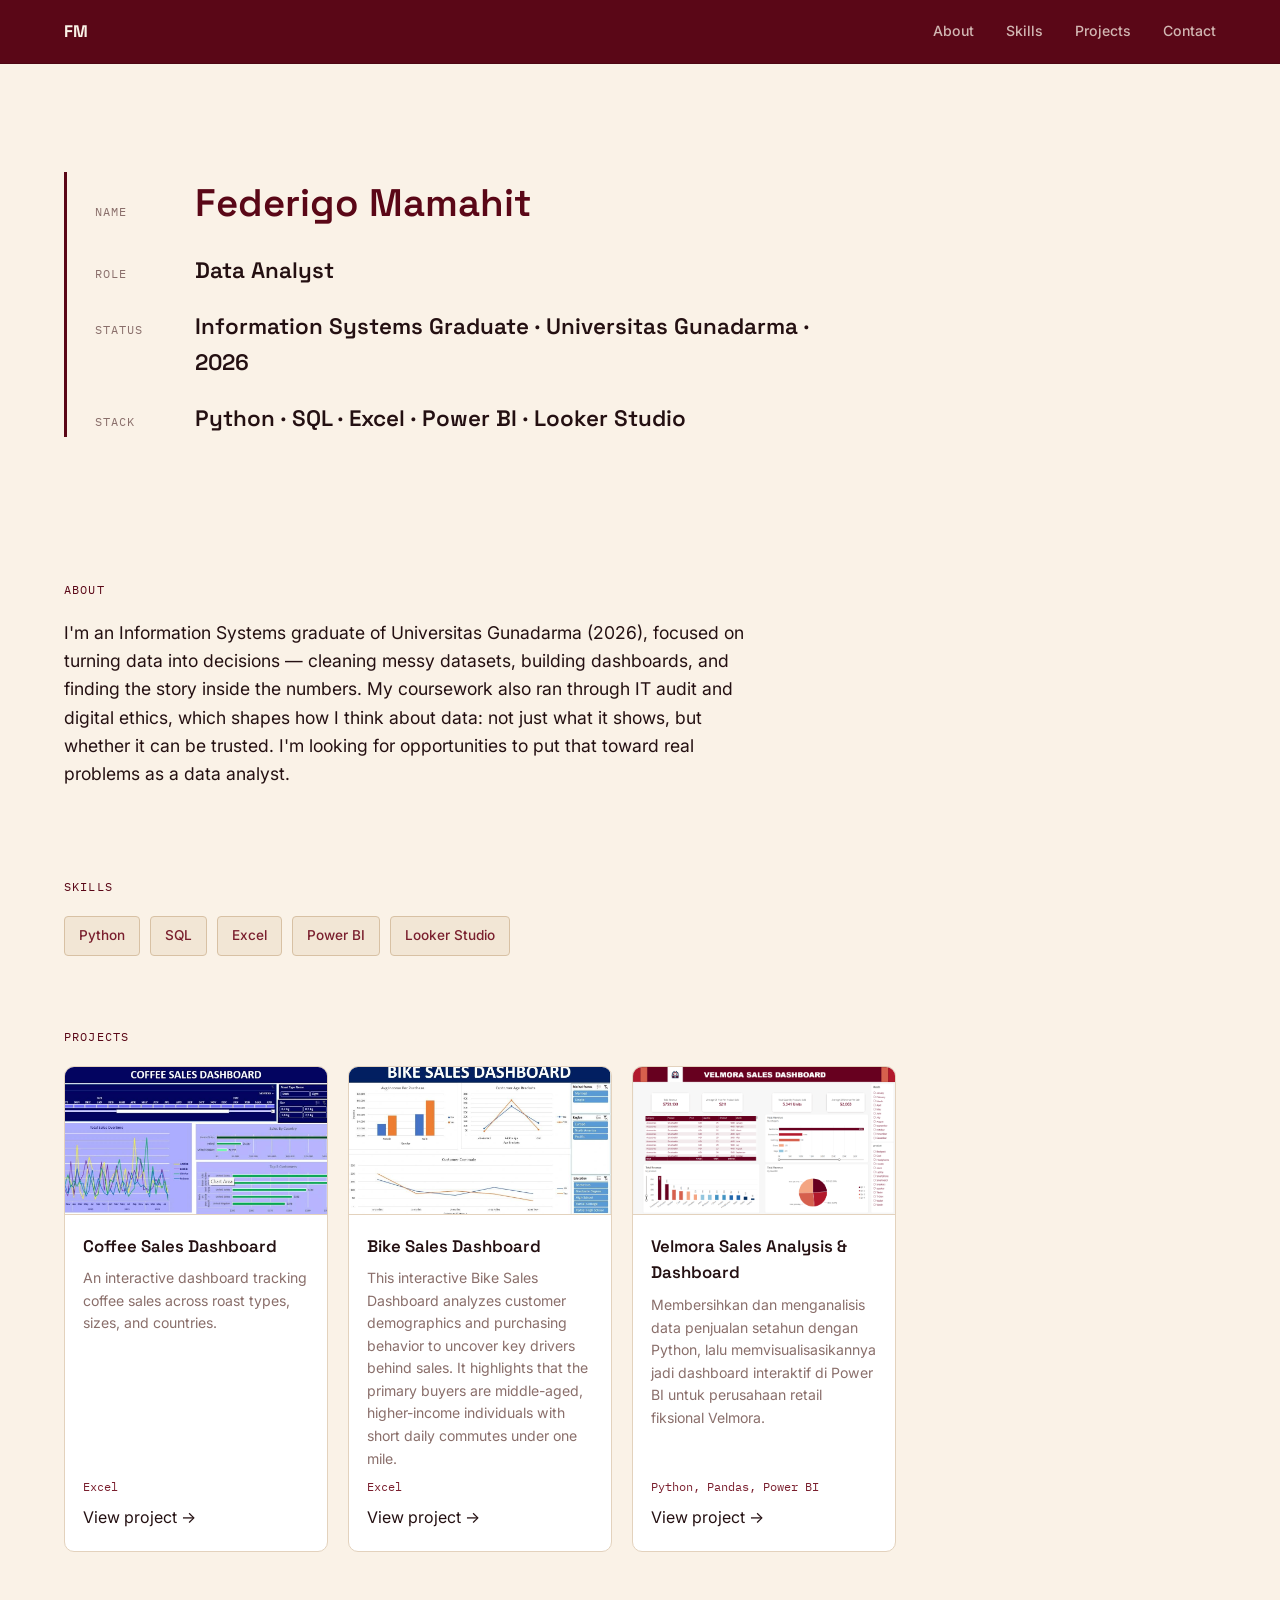
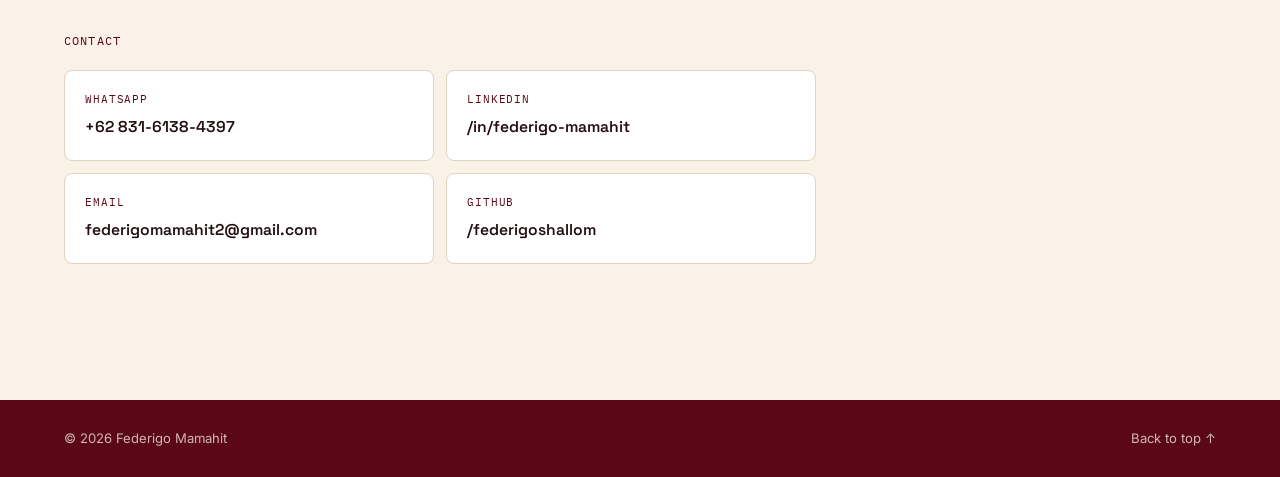
<file: index.html>
<!DOCTYPE html>
<html lang="en">
<head>
<meta charset="UTF-8">
<meta name="viewport" content="width=device-width, initial-scale=1.0">
<title>Federigo Mamahit — Data Analyst</title>
<meta name="description" content="Portfolio of Federigo Mamahit, Information Systems graduate of Universitas Gunadarma, focused on data analysis.">
<link rel="preconnect" href="https://fonts.googleapis.com">
<link rel="preconnect" href="https://fonts.gstatic.com" crossorigin>
<link href="https://fonts.googleapis.com/css2?family=Space+Grotesk:wght@500;600;700&family=IBM+Plex+Mono:wght@400;500&family=Inter:wght@400;500;600&display=swap" rel="stylesheet">
<link rel="stylesheet" href="style.css">
</head>
<body>

<header class="site-header">
  <span class="logo">FM</span>
  <button class="nav-toggle" id="navToggle" aria-label="Toggle menu" aria-expanded="false">
    <span></span><span></span><span></span>
  </button>
  <nav id="siteNav">
    <a href="#about">About</a>
    <a href="#skills">Skills</a>
    <a href="#projects">Projects</a>
    <a href="#contact">Contact</a>
  </nav>
</header>

<main>

  <!-- HERO -->
  <section class="hero" id="top">
    <div class="record" id="record">
      <div class="field">
        <span class="field-label">Name</span>
        <span class="field-value">Federigo Mamahit</span>
      </div>
      <div class="field">
        <span class="field-label">Role</span>
        <span class="field-value">Data Analyst</span>
      </div>
      <div class="field">
        <span class="field-label">Status</span>
        <span class="field-value">Information Systems Graduate · Universitas Gunadarma · 2026</span>
      </div>
      <div class="field">
        <span class="field-label">Stack</span>
        <span class="field-value">Python · SQL · Excel · Power BI · Looker Studio</span>
      </div>
    </div>
  </section>

  <!-- ABOUT -->
  <section class="about" id="about">
    <span class="section-tag">About</span>
    <p class="about-text">
      I'm an Information Systems graduate of Universitas Gunadarma (2026), focused on turning data
      into decisions — cleaning messy datasets, building dashboards, and finding the story inside
      the numbers. My coursework also ran through IT audit and digital ethics, which shapes how I
      think about data: not just what it shows, but whether it can be trusted. I'm looking for
      opportunities to put that toward real problems as a data analyst.
    </p>
  </section>

  <!-- SKILLS -->
  <section class="skills" id="skills">
    <span class="section-tag">Skills</span>
    <ul class="skill-list">
      <li>Python</li>
      <li>SQL</li>
      <li>Excel</li>
      <li>Power BI</li>
      <li>Looker Studio</li>
    </ul>
  </section>

  <!-- PROJECTS -->
  <section class="projects" id="projects">
    <span class="section-tag">Projects</span>
    <div class="project-grid" id="projects-body">
      <div class="table-empty">
        <p>Loading projects…</p>
      </div>
    </div>
  </section>

  <!-- CONTACT -->
  <section class="contact" id="contact">
    <span class="section-tag">Contact</span>
    <div class="endpoints">
      <a class="endpoint" href="https://wa.me/6283161384397" target="_blank" rel="noopener">
        <span class="endpoint-label">WhatsApp</span>
        <span class="endpoint-value">+62 831-6138-4397</span>
      </a>
      <a class="endpoint" href="https://www.linkedin.com/in/federigo-mamahit/" target="_blank" rel="noopener">
        <span class="endpoint-label">LinkedIn</span>
        <span class="endpoint-value">/in/federigo-mamahit</span>
      </a>
      <a class="endpoint" href="mailto:federigomamahit2@gmail.com">
        <span class="endpoint-label">Email</span>
        <span class="endpoint-value">federigomamahit2@gmail.com</span>
      </a>
      <a class="endpoint" href="https://github.com/federigoshallom" target="_blank" rel="noopener">
        <span class="endpoint-label">GitHub</span>
        <span class="endpoint-value">/federigoshallom</span>
      </a>
    </div>
  </section>

</main>

<footer class="site-footer">
  <span>© <span id="year"></span> Federigo Mamahit</span>
  <a href="#top">Back to top ↑</a>
</footer>

<script src="script.js"></script>
</body>
</html>
</file>
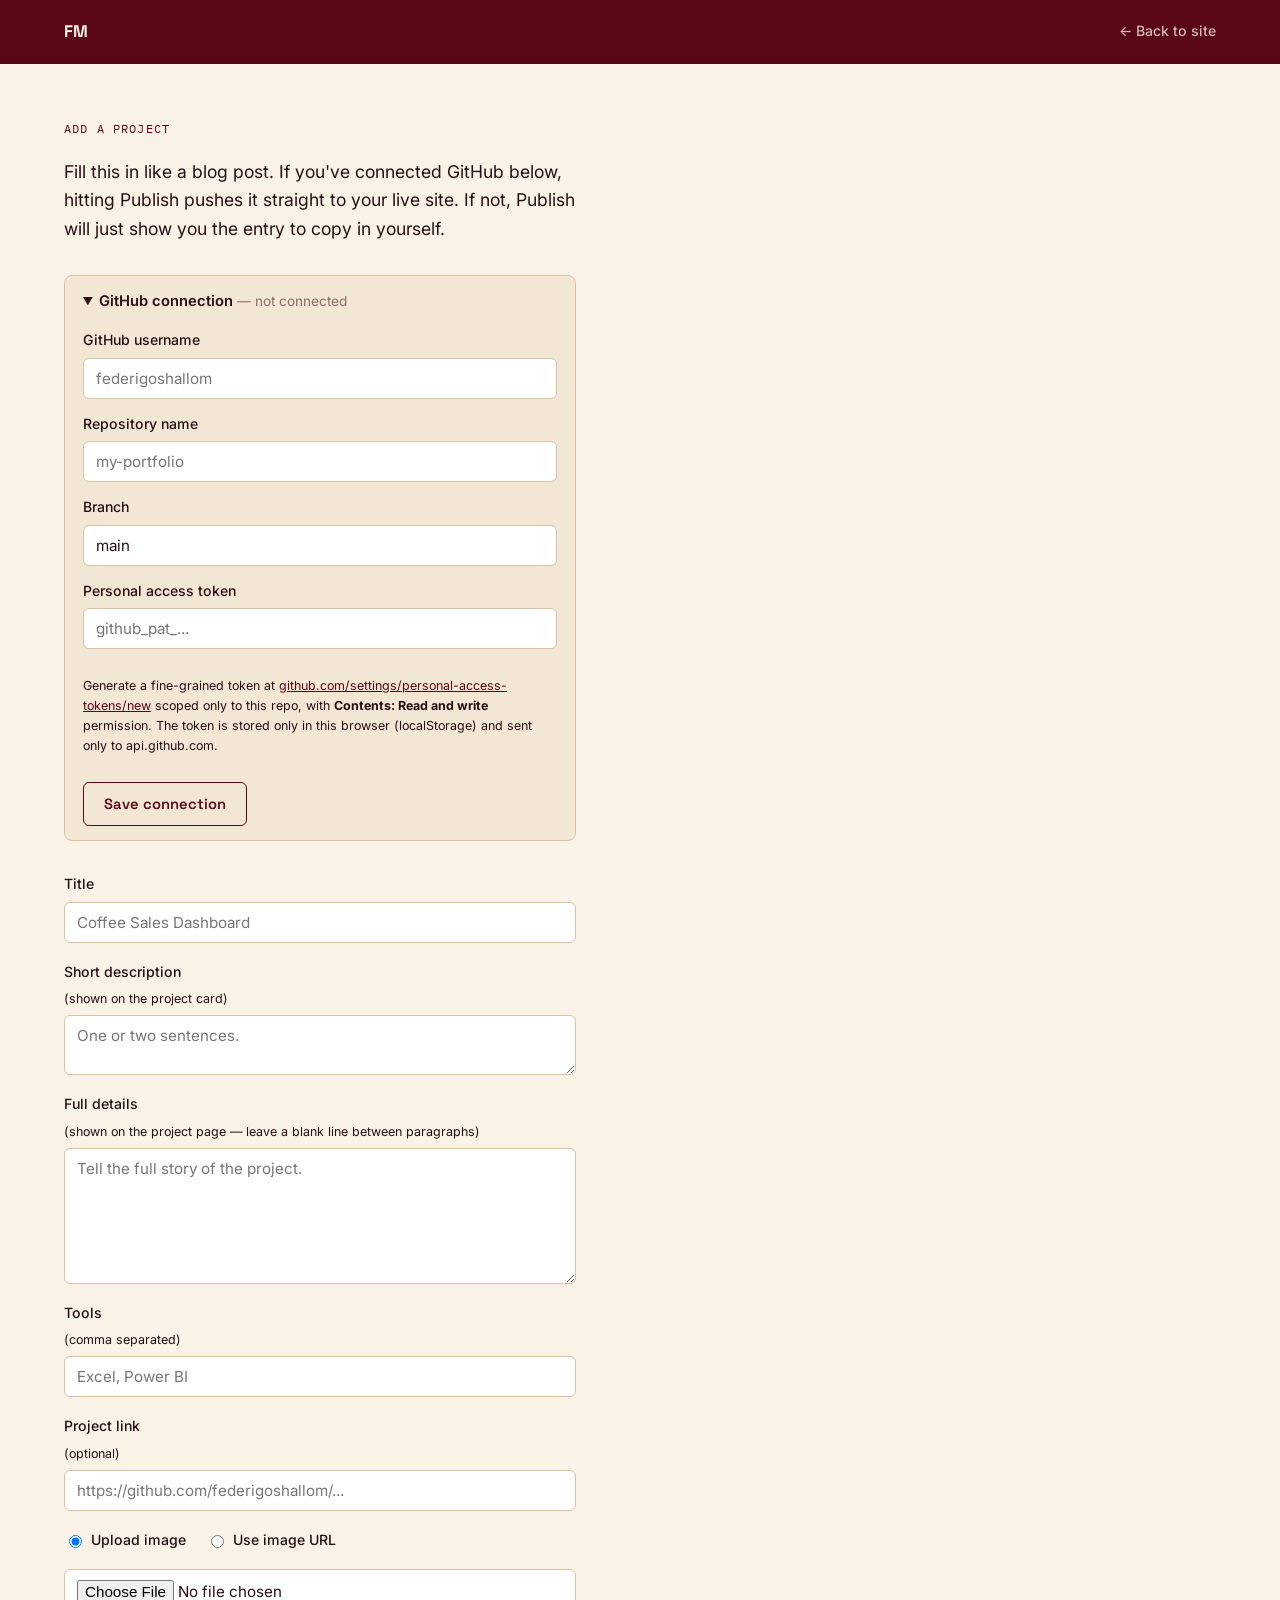
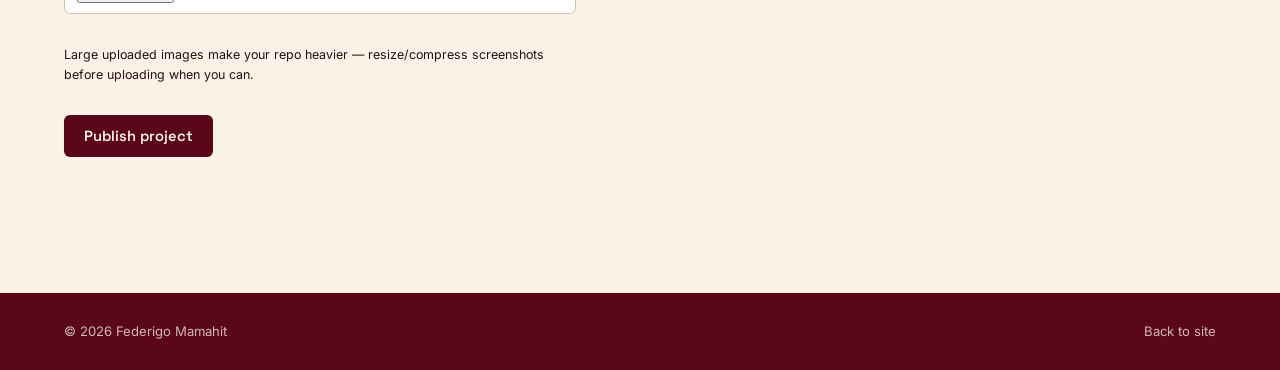
<file: admin.html>
<!DOCTYPE html>
<html lang="en">
<head>
<meta charset="UTF-8">
<meta name="viewport" content="width=device-width, initial-scale=1.0">
<title>Add Project — Admin</title>
<meta name="robots" content="noindex, nofollow">
<link rel="preconnect" href="https://fonts.googleapis.com">
<link rel="preconnect" href="https://fonts.gstatic.com" crossorigin>
<link href="https://fonts.googleapis.com/css2?family=Space+Grotesk:wght@500;600;700&family=IBM+Plex+Mono:wght@400;500&family=Inter:wght@400;500;600&display=swap" rel="stylesheet">
<link rel="stylesheet" href="style.css">
</head>
<body>

<header class="site-header">
  <span class="logo">FM</span>
  <nav>
    <a href="index.html">← Back to site</a>
  </nav>
</header>

<main>
  <section class="admin-wrap">
    <span class="section-tag">Add a project</span>
    <p class="about-text admin-intro">
      Fill this in like a blog post. If you've connected GitHub below, hitting Publish pushes it
      straight to your live site. If not, Publish will just show you the entry to copy in yourself.
    </p>

    <details class="github-panel" id="githubPanel">
      <summary>GitHub connection <span id="connStatus" class="conn-status">— not connected</span></summary>
      <div class="github-fields">
        <label>GitHub username
          <input type="text" id="ghOwner" placeholder="federigoshallom">
        </label>
        <label>Repository name
          <input type="text" id="ghRepo" placeholder="my-portfolio">
        </label>
        <label>Branch
          <input type="text" id="ghBranch" placeholder="main" value="main">
        </label>
        <label>Personal access token
          <input type="password" id="ghToken" placeholder="github_pat_...">
        </label>
        <p class="muted small">
          Generate a fine-grained token at
          <a href="https://github.com/settings/personal-access-tokens/new" target="_blank" rel="noopener">github.com/settings/personal-access-tokens/new</a>
          scoped only to this repo, with <strong>Contents: Read and write</strong> permission.
          The token is stored only in this browser (localStorage) and sent only to api.github.com.
        </p>
        <button type="button" class="btn-secondary" id="saveGh">Save connection</button>
      </div>
    </details>

    <form id="projectForm" class="project-form">
      <label>Title
        <input type="text" id="fTitle" required placeholder="Coffee Sales Dashboard">
      </label>

      <label>Short description <span class="muted small">(shown on the project card)</span>
        <textarea id="fDescription" rows="2" required placeholder="One or two sentences."></textarea>
      </label>

      <label>Full details <span class="muted small">(shown on the project page — leave a blank line between paragraphs)</span>
        <textarea id="fDetails" rows="6" placeholder="Tell the full story of the project."></textarea>
      </label>

      <label>Tools <span class="muted small">(comma separated)</span>
        <input type="text" id="fTools" placeholder="Excel, Power BI">
      </label>

      <label>Project link <span class="muted small">(optional)</span>
        <input type="url" id="fLink" placeholder="https://github.com/federigoshallom/...">
      </label>

      <div class="image-toggle">
        <label><input type="radio" name="imgMode" value="upload" checked> Upload image</label>
        <label><input type="radio" name="imgMode" value="url"> Use image URL</label>
      </div>
      <label id="imgUploadWrap">
        <input type="file" id="fImageFile" accept="image/*">
      </label>
      <label id="imgUrlWrap" style="display:none;">
        <input type="url" id="fImageUrl" placeholder="https://...">
      </label>
      <p class="muted small">Large uploaded images make your repo heavier — resize/compress screenshots before uploading when you can.</p>

      <button type="submit" class="btn-primary">Publish project</button>
    </form>

    <div id="status" class="status"></div>
    <div id="fallback" class="fallback" style="display:none;">
      <p><strong>Copy this into projects.json</strong> (add it inside the square brackets, separated by a comma from the existing entries):</p>
      <textarea id="fallbackCode" rows="10" readonly></textarea>
      <p class="muted small">If you chose "Upload image," also save the image file into your <code>images/</code> folder using the filename shown in the code.</p>
    </div>
  </section>
</main>

<footer class="site-footer">
  <span>© <span id="year"></span> Federigo Mamahit</span>
  <a href="index.html">Back to site</a>
</footer>

<script src="admin.js"></script>
</body>
</html>
</file>
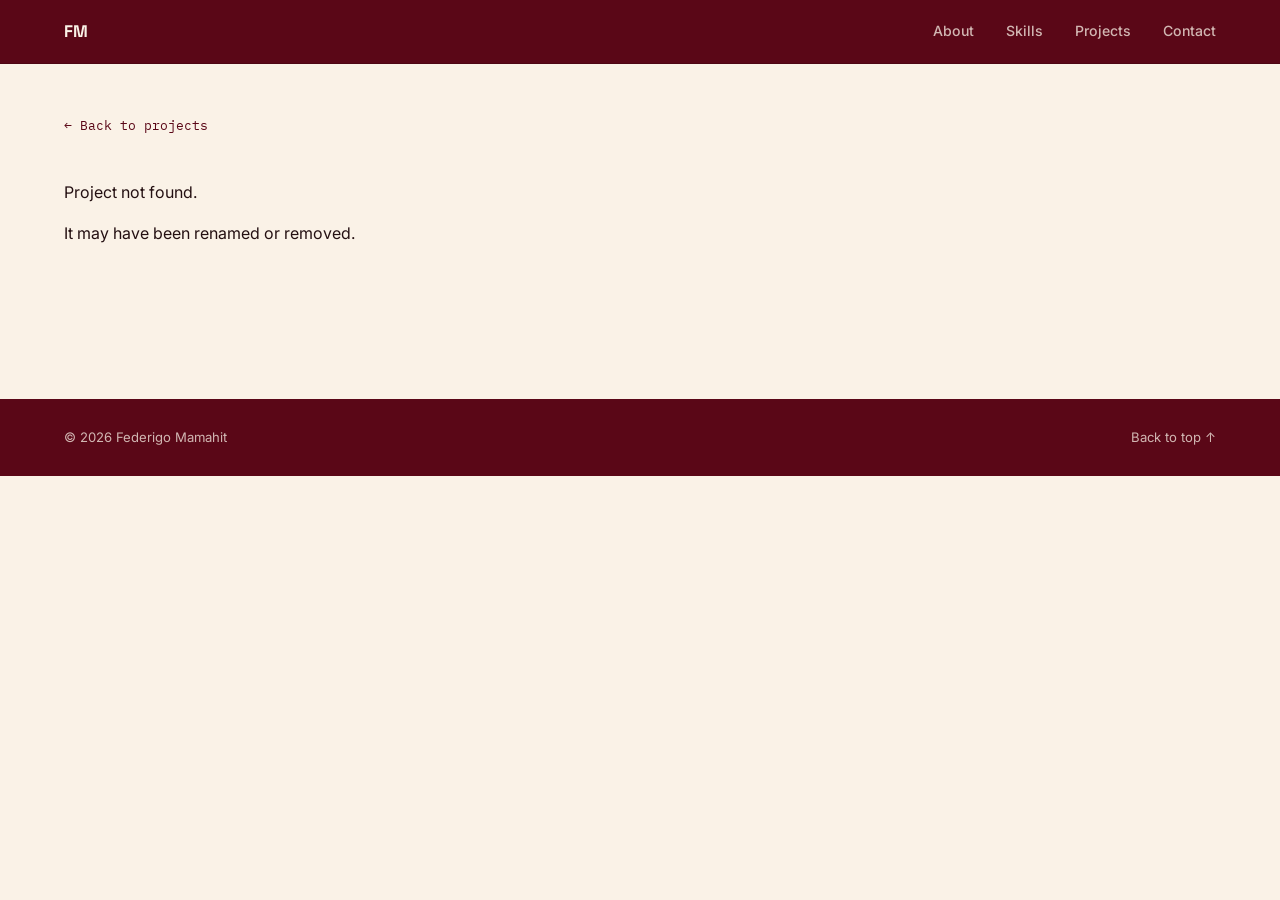
<file: project.html>
<!DOCTYPE html>
<html lang="en">
<head>
<meta charset="UTF-8">
<meta name="viewport" content="width=device-width, initial-scale=1.0">
<title>Project — Federigo Mamahit</title>
<link rel="preconnect" href="https://fonts.googleapis.com">
<link rel="preconnect" href="https://fonts.gstatic.com" crossorigin>
<link href="https://fonts.googleapis.com/css2?family=Space+Grotesk:wght@500;600;700&family=IBM+Plex+Mono:wght@400;500&family=Inter:wght@400;500;600&display=swap" rel="stylesheet">
<link rel="stylesheet" href="style.css">
</head>
<body>

<header class="site-header">
  <span class="logo">FM</span>
  <button class="nav-toggle" id="navToggle" aria-label="Toggle menu" aria-expanded="false">
    <span></span><span></span><span></span>
  </button>
  <nav id="siteNav">
    <a href="index.html#about">About</a>
    <a href="index.html#skills">Skills</a>
    <a href="index.html#projects">Projects</a>
    <a href="index.html#contact">Contact</a>
  </nav>
</header>

<main>
  <section class="project-detail" id="detail">
    <a class="back-link" href="index.html#projects">← Back to projects</a>
    <div id="detail-content">
      <p class="muted">Loading project…</p>
    </div>
  </section>
</main>

<footer class="site-footer">
  <span>© <span id="year"></span> Federigo Mamahit</span>
  <a href="index.html#top">Back to top ↑</a>
</footer>

<script src="detail.js"></script>
</body>
</html>
</file>
<file: style.css>
:root {
  --cream: #faf2e7;
  --cream-alt: #f2e6d5;
  --maroon: #5a0717;
  --maroon-soft: #7a1f2e;
  --maroon-tint: #8f3040;

  --text: #241012;
  --muted: #8a6f6b;
  --border: #e3d2bd;
  --border-strong: #d8c1a4;

  --display: 'Space Grotesk', sans-serif;
  --mono: 'IBM Plex Mono', monospace;
  --body: 'Inter', sans-serif;
}

* { box-sizing: border-box; }

html { scroll-behavior: smooth; }

@media (prefers-reduced-motion: reduce) {
  html { scroll-behavior: auto; }
  * { animation-duration: 0.01ms !important; animation-iteration-count: 1 !important; transition-duration: 0.01ms !important; }
}

body {
  margin: 0;
  background: var(--cream);
  color: var(--text);
  font-family: var(--body);
  line-height: 1.6;
}

a { color: inherit; text-decoration: none; }

/* ---------- header: solid maroon block, mirrors the reference swatch ---------- */
.site-header {
  position: sticky;
  top: 0;
  z-index: 10;
  display: flex;
  justify-content: space-between;
  align-items: center;
  padding: 18px clamp(20px, 6vw, 64px);
  background: var(--maroon);
  border-bottom: 1px solid rgba(0, 0, 0, 0.15);
}

.logo {
  font-family: var(--display);
  font-weight: 700;
  font-size: 1.05rem;
  letter-spacing: 0.02em;
  color: var(--cream);
}

.site-header nav { display: flex; gap: clamp(16px, 3vw, 32px); }
.site-header nav a {
  font-size: 0.88rem;
  color: rgba(250, 242, 231, 0.75);
  font-weight: 500;
  transition: color 0.15s ease;
}
.site-header nav a:hover,
.site-header nav a:focus-visible { color: var(--cream); }

.nav-toggle {
  display: none;
  flex-direction: column;
  justify-content: center;
  gap: 5px;
  width: 32px;
  height: 32px;
  background: none;
  border: none;
  cursor: pointer;
  padding: 0;
}
.nav-toggle span {
  display: block;
  height: 2px;
  width: 100%;
  background: var(--cream);
  border-radius: 2px;
  transition: transform 0.2s ease, opacity 0.2s ease;
}
.nav-toggle[aria-expanded="true"] span:nth-child(1) { transform: translateY(7px) rotate(45deg); }
.nav-toggle[aria-expanded="true"] span:nth-child(2) { opacity: 0; }
.nav-toggle[aria-expanded="true"] span:nth-child(3) { transform: translateY(-7px) rotate(-45deg); }

@media (max-width: 640px) {
  .nav-toggle { display: flex; }
  .site-header nav {
    position: absolute;
    top: 100%;
    left: 0;
    right: 0;
    flex-direction: column;
    gap: 0;
    background: var(--maroon-soft);
    max-height: 0;
    overflow: hidden;
    transition: max-height 0.25s ease;
  }
  .site-header nav.open { max-height: 260px; }
  .site-header nav a {
    padding: 14px 20px;
    border-bottom: 1px solid rgba(250, 242, 231, 0.15);
  }
}

/* ---------- hero ---------- */
.hero {
  padding: clamp(64px, 12vh, 120px) clamp(20px, 6vw, 64px) clamp(48px, 8vh, 80px);
  max-width: 880px;
}

.record {
  display: flex;
  flex-direction: column;
  gap: 20px;
  border-left: 3px solid var(--maroon);
  padding-left: clamp(18px, 3vw, 28px);
}

.field {
  display: grid;
  grid-template-columns: 84px 1fr;
  gap: 16px;
  align-items: baseline;
}

@media (max-width: 480px) {
  .field { grid-template-columns: 1fr; gap: 4px; }
}

.field-label {
  font-family: var(--mono);
  font-size: 0.72rem;
  text-transform: uppercase;
  letter-spacing: 0.08em;
  color: var(--muted);
}

.field-value {
  font-family: var(--display);
  font-weight: 600;
  font-size: clamp(1rem, 2.2vw, 1.4rem);
  color: var(--text);
}
.field:first-child .field-value { font-size: clamp(1.5rem, 4vw, 2.4rem); color: var(--maroon); }

/* ---------- shared section layout ---------- */
main section {
  max-width: 880px;
  padding: 72px clamp(20px, 6vw, 64px) 0;
}
.projects { max-width: 960px; }

.section-tag {
  display: block;
  font-family: var(--mono);
  font-size: 0.72rem;
  text-transform: uppercase;
  letter-spacing: 0.1em;
  color: var(--maroon);
  margin-bottom: 20px;
}

/* ---------- about ---------- */
.about-text {
  font-size: clamp(1rem, 1.6vw, 1.1rem);
  color: var(--text);
  max-width: 62ch;
}

/* ---------- skills ---------- */
.skill-list {
  display: flex;
  flex-wrap: wrap;
  gap: 10px;
  list-style: none;
  margin: 0;
  padding: 0;
}
.skill-list li {
  font-size: 0.85rem;
  font-weight: 500;
  padding: 8px 14px;
  border: 1px solid var(--border-strong);
  border-radius: 4px;
  color: var(--maroon-soft);
  background: var(--cream-alt);
}

/* ---------- projects: card grid ---------- */
.project-grid {
  display: grid;
  grid-template-columns: repeat(auto-fill, minmax(260px, 1fr));
  gap: 20px;
  padding-bottom: 8px;
}

.project-grid.is-empty {
  grid-template-columns: 1fr;
}

.table-empty {
  padding: 44px 20px;
  text-align: center;
  border: 1px dashed var(--border-strong);
  border-radius: 8px;
  background: var(--cream-alt);
}
.table-empty p { margin: 0 0 6px; font-size: 0.92rem; }
.table-empty .muted { color: var(--muted); font-size: 0.8rem; }

.project-card {
  border: 1px solid var(--border);
  border-radius: 10px;
  overflow: hidden;
  background: #ffffff;
  display: flex;
  flex-direction: column;
  transition: transform 0.15s ease, border-color 0.15s ease;
}
.project-card:hover { transform: translateY(-3px); border-color: var(--maroon-tint); }

.project-card .thumb {
  width: 100%;
  aspect-ratio: 16 / 9;
  object-fit: cover;
  display: block;
  background: var(--cream-alt);
  border-bottom: 1px solid var(--border);
}

.project-card .card-body {
  padding: 18px 18px 20px;
  display: flex;
  flex-direction: column;
  gap: 8px;
  flex: 1;
}

.project-card .cell-title {
  font-family: var(--display);
  font-weight: 600;
  font-size: 1.05rem;
  color: var(--text);
}
.project-card .cell-desc {
  color: var(--muted);
  font-size: 0.88rem;
  flex: 1;
}
.project-card .cell-tools {
  font-family: var(--mono);
  font-size: 0.74rem;
  color: var(--maroon-soft);
}
.project-card .cell-link a {
  color: var(--maroon);
  font-weight: 600;
  font-size: 0.85rem;
}
.project-card .cell-link a:hover { text-decoration: underline; }

/* ---------- project card as link ---------- */
a.project-card { display: flex; }

/* ---------- project detail page ---------- */
.project-detail {
  max-width: 760px;
  padding: 48px clamp(20px, 6vw, 64px) 96px;
}

.back-link {
  display: inline-block;
  font-family: var(--mono);
  font-size: 0.82rem;
  color: var(--maroon);
  margin-bottom: 28px;
}
.back-link:hover { text-decoration: underline; }

.detail-image {
  width: 100%;
  border-radius: 10px;
  border: 1px solid var(--border);
  margin-bottom: 24px;
  display: block;
}

.detail-title {
  font-family: var(--display);
  font-size: clamp(1.6rem, 4vw, 2.2rem);
  margin: 0 0 10px;
  color: var(--text);
}

.detail-tools {
  display: inline-block;
  font-family: var(--mono);
  font-size: 0.78rem;
  color: var(--maroon-soft);
  margin-bottom: 20px;
}

.detail-body p {
  font-size: 1.02rem;
  color: var(--text);
  margin: 0 0 16px;
}

.detail-link {
  display: inline-block;
  margin-top: 12px;
  font-weight: 600;
  color: var(--maroon);
}
.detail-link:hover { text-decoration: underline; }

/* ---------- admin form ---------- */
.admin-wrap {
  max-width: 640px;
  padding: 56px clamp(20px, 6vw, 64px) 96px;
}
.admin-intro { margin-bottom: 32px; }

.github-panel {
  border: 1px solid var(--border-strong);
  border-radius: 8px;
  background: var(--cream-alt);
  padding: 14px 18px;
  margin-bottom: 32px;
}
.github-panel summary {
  cursor: pointer;
  font-weight: 600;
  font-size: 0.92rem;
}
.conn-status { font-weight: 400; color: var(--muted); font-size: 0.85rem; }

.github-fields {
  display: flex;
  flex-direction: column;
  gap: 14px;
  margin-top: 16px;
}

.project-form {
  display: flex;
  flex-direction: column;
  gap: 18px;
}

.project-form label,
.github-fields label {
  display: flex;
  flex-direction: column;
  gap: 6px;
  font-size: 0.88rem;
  font-weight: 500;
  color: var(--text);
}

.project-form input[type="text"],
.project-form input[type="url"],
.project-form input[type="file"],
.project-form textarea,
.github-fields input {
  font-family: var(--body);
  font-size: 0.95rem;
  padding: 10px 12px;
  border: 1px solid var(--border-strong);
  border-radius: 6px;
  background: #ffffff;
  color: var(--text);
}
.project-form textarea { resize: vertical; }

.image-toggle {
  display: flex;
  gap: 20px;
  font-size: 0.88rem;
  font-weight: 500;
}
.image-toggle label { flex-direction: row; align-items: center; gap: 6px; }

.small { font-size: 0.78rem; font-weight: 400; }
.small a { color: var(--maroon); text-decoration: underline; }

.btn-primary,
.btn-secondary {
  font-family: var(--display);
  font-weight: 600;
  font-size: 0.92rem;
  padding: 12px 20px;
  border-radius: 6px;
  border: none;
  cursor: pointer;
  align-self: flex-start;
}
.btn-primary { background: var(--maroon); color: var(--cream); }
.btn-primary:hover { background: var(--maroon-soft); }
.btn-secondary { background: transparent; border: 1px solid var(--maroon); color: var(--maroon); }
.btn-secondary:hover { background: var(--maroon); color: var(--cream); }

.status {
  margin-top: 20px;
  font-size: 0.9rem;
  padding: 12px 14px;
  border-radius: 6px;
}
.status:empty { display: none; padding: 0; }
.status.pending { background: var(--cream-alt); color: var(--muted); }
.status.success { background: #e7f3ea; color: #1e5e33; }
.status.error { background: #fbe7e7; color: var(--maroon); }
.status.info { background: var(--cream-alt); color: var(--maroon-soft); }

.fallback {
  margin-top: 20px;
  padding: 16px;
  border: 1px dashed var(--border-strong);
  border-radius: 8px;
  background: var(--cream-alt);
}
.fallback textarea {
  width: 100%;
  font-family: var(--mono);
  font-size: 0.8rem;
  padding: 10px;
  border-radius: 6px;
  border: 1px solid var(--border-strong);
  margin-top: 10px;
}

/* ---------- contact ---------- */
.endpoints {
  display: grid;
  grid-template-columns: repeat(2, 1fr);
  gap: 12px;
  padding-bottom: 96px;
}
@media (max-width: 560px) {
  .endpoints { grid-template-columns: 1fr; }
}

.endpoint {
  display: flex;
  flex-direction: column;
  gap: 6px;
  padding: 20px;
  border: 1px solid var(--border);
  border-radius: 8px;
  background: #ffffff;
  transition: border-color 0.15s ease, transform 0.15s ease;
}
.endpoint:hover,
.endpoint:focus-visible {
  border-color: var(--maroon-tint);
  transform: translateY(-2px);
}

.endpoint-label {
  font-family: var(--mono);
  font-size: 0.7rem;
  text-transform: uppercase;
  letter-spacing: 0.08em;
  color: var(--maroon);
}
.endpoint-value {
  font-family: var(--display);
  font-weight: 600;
  font-size: 0.98rem;
  word-break: break-word;
  color: var(--text);
}

/* ---------- footer: maroon block again, echoes header ---------- */
.site-footer {
  display: flex;
  justify-content: space-between;
  padding: 28px clamp(20px, 6vw, 64px);
  font-size: 0.82rem;
  color: rgba(250, 242, 231, 0.75);
  background: var(--maroon);
  margin-top: 40px;
}
.site-footer a:hover { color: var(--cream); }

@media (max-width: 420px) {
  .site-footer { flex-direction: column; gap: 8px; }
}
</file>
